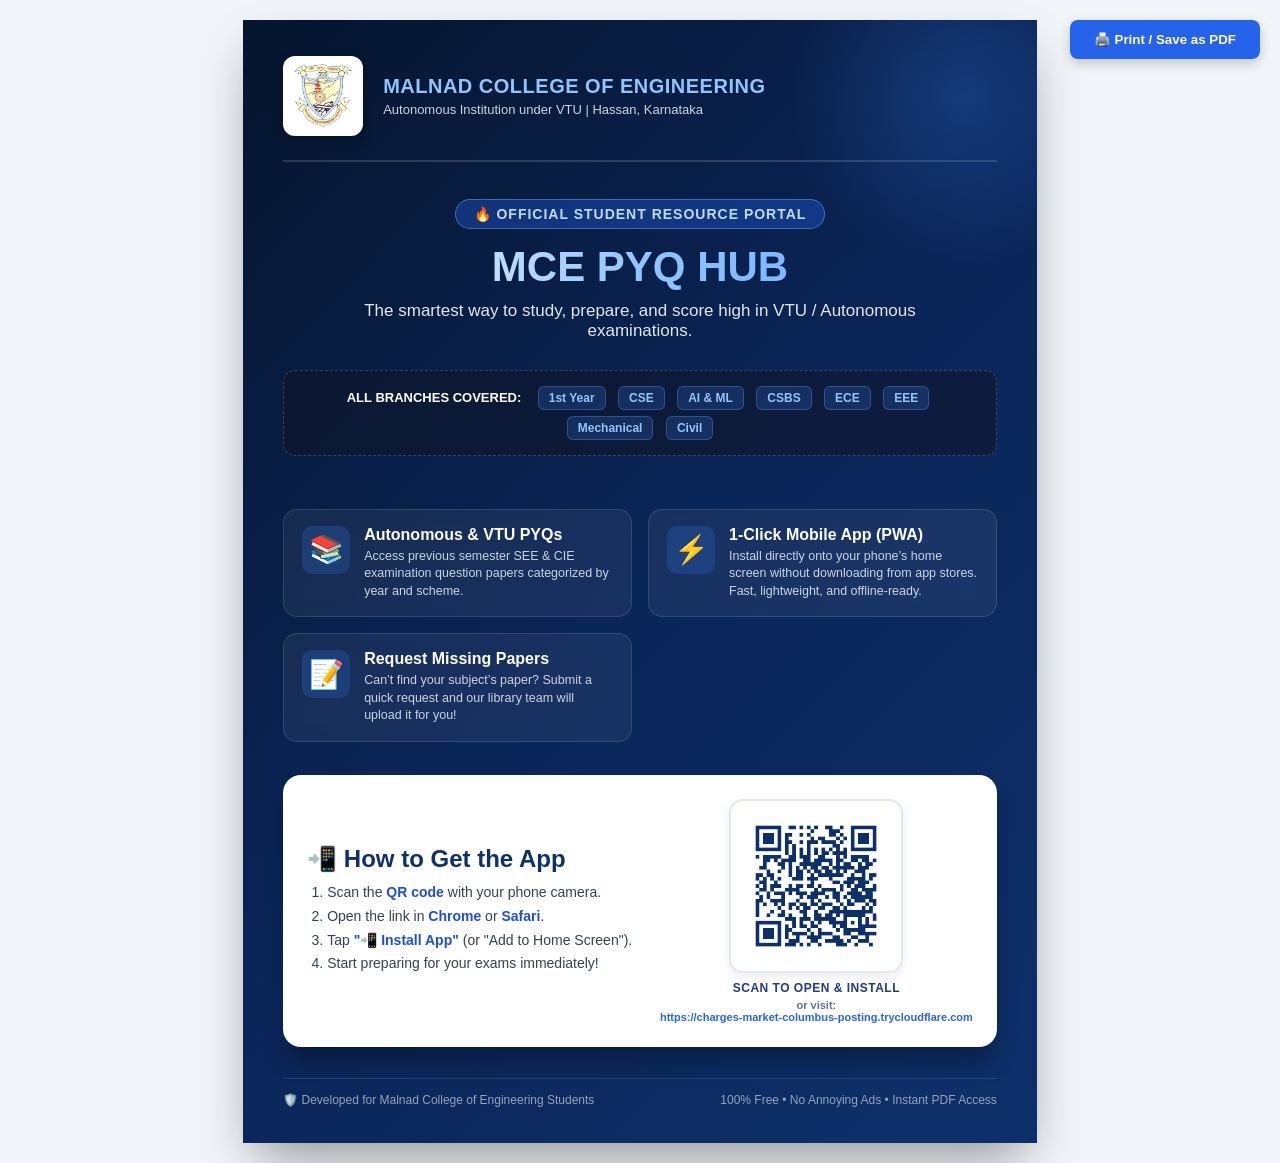
<file: poster.html>
<!DOCTYPE html>
<html lang="en">
<head>
    <meta charset="UTF-8">
    <meta name="viewport" content="width=device-width, initial-scale=1.0">
    <title>MCE PYQ Hub - Campus Notice Board Poster</title>
    <style>
        @page {
            size: A4 portrait;
            margin: 0;
        }
        * {
            box-sizing: border-box;
            margin: 0;
            padding: 0;
            font-family: 'Segoe UI', -apple-system, BlinkMacSystemFont, Roboto, sans-serif;
        }
        body {
            background-color: #f1f5f9;
            display: flex;
            justify-content: center;
            align-items: center;
            min-height: 100vh;
            padding: 20px;
        }
        .poster {
            width: 210mm;
            min-height: 297mm;
            background: linear-gradient(135deg, #06152d 0%, #0a2558 50%, #0e306a 100%);
            color: #ffffff;
            padding: 36px 40px;
            display: flex;
            flex-direction: column;
            justify-content: space-between;
            box-shadow: 0 25px 50px -12px rgba(0, 0, 0, 0.4);
            position: relative;
            overflow: hidden;
        }
        .poster::before {
            content: '';
            position: absolute;
            top: -100px;
            right: -100px;
            width: 350px;
            height: 350px;
            background: radial-gradient(circle, rgba(59, 130, 246, 0.25) 0%, transparent 70%);
            border-radius: 50%;
        }
        .header {
            display: flex;
            align-items: center;
            gap: 20px;
            border-bottom: 2px solid rgba(255, 255, 255, 0.15);
            padding-bottom: 24px;
        }
        .college-logo {
            width: 80px;
            height: 80px;
            border-radius: 12px;
            background: #ffffff;
            padding: 4px;
            object-fit: contain;
            box-shadow: 0 4px 12px rgba(0, 0, 0, 0.3);
        }
        .college-info h3 {
            font-size: 20px;
            font-weight: 700;
            letter-spacing: 0.5px;
            color: #93c5fd;
            text-transform: uppercase;
        }
        .college-info p {
            font-size: 13px;
            color: #cbd5e1;
            margin-top: 4px;
        }
        .hero {
            text-align: center;
            margin: 24px 0 16px;
        }
        .badge {
            display: inline-block;
            background: rgba(37, 99, 235, 0.35);
            border: 1px solid rgba(96, 165, 250, 0.5);
            color: #bfdbfe;
            padding: 6px 18px;
            border-radius: 9999px;
            font-size: 14px;
            font-weight: 600;
            letter-spacing: 1px;
            text-transform: uppercase;
            margin-bottom: 14px;
        }
        .hero h1 {
            font-size: 42px;
            font-weight: 800;
            line-height: 1.15;
            background: linear-gradient(to right, #ffffff, #93c5fd, #60a5fa);
            -webkit-background-clip: text;
            -webkit-text-fill-color: transparent;
            margin-bottom: 10px;
        }
        .hero p {
            font-size: 17px;
            color: #e2e8f0;
            max-width: 600px;
            margin: 0 auto;
        }
        .grid-features {
            display: grid;
            grid-template-columns: repeat(2, 1fr);
            gap: 16px;
            margin: 20px 0;
        }
        .feature-card {
            background: rgba(255, 255, 255, 0.06);
            border: 1px solid rgba(255, 255, 255, 0.12);
            border-radius: 14px;
            padding: 16px 18px;
            display: flex;
            gap: 14px;
            align-items: flex-start;
            backdrop-filter: blur(8px);
        }
        .feature-icon {
            font-size: 28px;
            background: rgba(59, 130, 246, 0.2);
            width: 48px;
            height: 48px;
            display: flex;
            align-items: center;
            justify-content: center;
            border-radius: 10px;
            flex-shrink: 0;
        }
        .feature-text h4 {
            font-size: 16px;
            font-weight: 700;
            color: #ffffff;
            margin-bottom: 4px;
        }
        .feature-text p {
            font-size: 12.5px;
            color: #cbd5e1;
            line-height: 1.4;
        }
        .branches-strip {
            background: rgba(15, 23, 42, 0.6);
            border: 1px dashed rgba(148, 163, 184, 0.3);
            border-radius: 12px;
            padding: 12px 16px;
            text-align: center;
            margin-bottom: 20px;
        }
        .branches-strip span {
            display: inline-block;
            background: rgba(59, 130, 246, 0.2);
            border: 1px solid rgba(96, 165, 250, 0.3);
            color: #93c5fd;
            font-size: 12px;
            font-weight: 600;
            padding: 4px 10px;
            border-radius: 6px;
            margin: 3px 4px;
        }
        .cta-section {
            background: #ffffff;
            color: #0f172a;
            border-radius: 18px;
            padding: 24px;
            display: flex;
            align-items: center;
            justify-content: space-between;
            box-shadow: 0 20px 25px -5px rgba(0, 0, 0, 0.3);
        }
        .cta-left {
            max-width: 360px;
        }
        .cta-left h2 {
            font-size: 24px;
            font-weight: 800;
            color: #0e306a;
            margin-bottom: 8px;
        }
        .cta-left ol {
            margin-left: 20px;
            font-size: 14px;
            color: #334155;
            line-height: 1.7;
        }
        .cta-left ol li strong {
            color: #1d4ed8;
        }
        .cta-right {
            display: flex;
            flex-direction: column;
            align-items: center;
            text-align: center;
        }
        .qr-box {
            background: #ffffff;
            padding: 10px;
            border: 2px solid #e2e8f0;
            border-radius: 14px;
            box-shadow: 0 4px 12px rgba(0, 0, 0, 0.08);
        }
        .qr-img {
            width: 150px;
            height: 150px;
            display: block;
        }
        .qr-caption {
            font-size: 12px;
            font-weight: 700;
            color: #1e3a8a;
            margin-top: 8px;
            text-transform: uppercase;
            letter-spacing: 0.5px;
        }
        .footer {
            text-align: center;
            font-size: 12px;
            color: #94a3b8;
            margin-top: 18px;
            border-top: 1px solid rgba(255, 255, 255, 0.1);
            padding-top: 14px;
            display: flex;
            justify-content: space-between;
            align-items: center;
        }
        @media print {
            body {
                padding: 0;
                background: none;
            }
            .poster {
                box-shadow: none;
                width: 100%;
                min-height: 100vh;
                padding: 28px 32px;
            }
            .no-print {
                display: none;
            }
        }
        .print-btn {
            position: fixed;
            top: 20px;
            right: 20px;
            background: #2563eb;
            color: #fff;
            padding: 12px 24px;
            border: none;
            border-radius: 8px;
            font-weight: 700;
            cursor: pointer;
            box-shadow: 0 4px 12px rgba(0,0,0,0.2);
            z-index: 999;
        }
    </style>
</head>
<body>

    <button class="print-btn no-print" onclick="window.print()">🖨️ Print / Save as PDF</button>

    <div class="poster">
        <div class="header">
            <img src="mce-logo.png" alt="MCE Logo" class="college-logo" onerror="this.src='mce-logo.jpg'">
            <div class="college-info">
                <h3>Malnad College of Engineering</h3>
                <p>Autonomous Institution under VTU | Hassan, Karnataka</p>
            </div>
        </div>

        <div class="hero">
            <span class="badge">🔥 Official Student Resource Portal</span>
            <h1>MCE PYQ HUB</h1>
            <p>The smartest way to study, prepare, and score high in VTU / Autonomous examinations.</p>
        </div>

        <div class="branches-strip">
            <strong style="color: #ffffff; font-size: 13px; margin-right: 8px;">ALL BRANCHES COVERED:</strong>
            <span>1st Year</span>
            <span>CSE</span>
            <span>AI & ML</span>
            <span>CSBS</span>
            <span>ECE</span>
            <span>EEE</span>
            <span>Mechanical</span>
            <span>Civil</span>
        </div>

        <div class="grid-features">
            <div class="feature-card">
                <div class="feature-icon">📚</div>
                <div class="feature-text">
                    <h4>Autonomous & VTU PYQs</h4>
                    <p>Access previous semester SEE & CIE examination question papers categorized by year and scheme.</p>
                </div>
            </div>

            <div class="feature-card">
                <div class="feature-icon">⚡</div>
                <div class="feature-text">
                    <h4>1-Click Mobile App (PWA)</h4>
                    <p>Install directly onto your phone’s home screen without downloading from app stores. Fast, lightweight, and offline-ready.</p>
                </div>
            </div>

            <div class="feature-card">
                <div class="feature-icon">📝</div>
                <div class="feature-text">
                    <h4>Request Missing Papers</h4>
                    <p>Can’t find your subject’s paper? Submit a quick request and our library team will upload it for you!</p>
                </div>
            </div>
        </div>

        <div class="cta-section">
            <div class="cta-left">
                <h2>📲 How to Get the App</h2>
                <ol>
                    <li>Scan the <strong>QR code</strong> with your phone camera.</li>
                    <li>Open the link in <strong>Chrome</strong> or <strong>Safari</strong>.</li>
                    <li>Tap <strong>"📲 Install App"</strong> (or "Add to Home Screen").</li>
                    <li>Start preparing for your exams immediately!</li>
                </ol>
            </div>
            <div class="cta-right">
                <div class="qr-box">
                    <img src="icons/phone-qr.png" alt="Scan QR Code to Open App" class="qr-img">
                </div>
                <span class="qr-caption">Scan to Open & Install</span>
                <span style="font-size: 11px; color: #64748b; margin-top: 4px; font-weight: 600;">or visit:</span>
                <span style="font-size: 11px; color: #2563eb; font-weight: 700; word-break: break-all;">https://charges-market-columbus-posting.trycloudflare.com</span>
            </div>
        </div>

        <div class="footer">
            <span>🛡️ Developed for Malnad College of Engineering Students</span>
            <span>100% Free • No Annoying Ads • Instant PDF Access</span>
        </div>
    </div>

</body>
</html>
</file>
